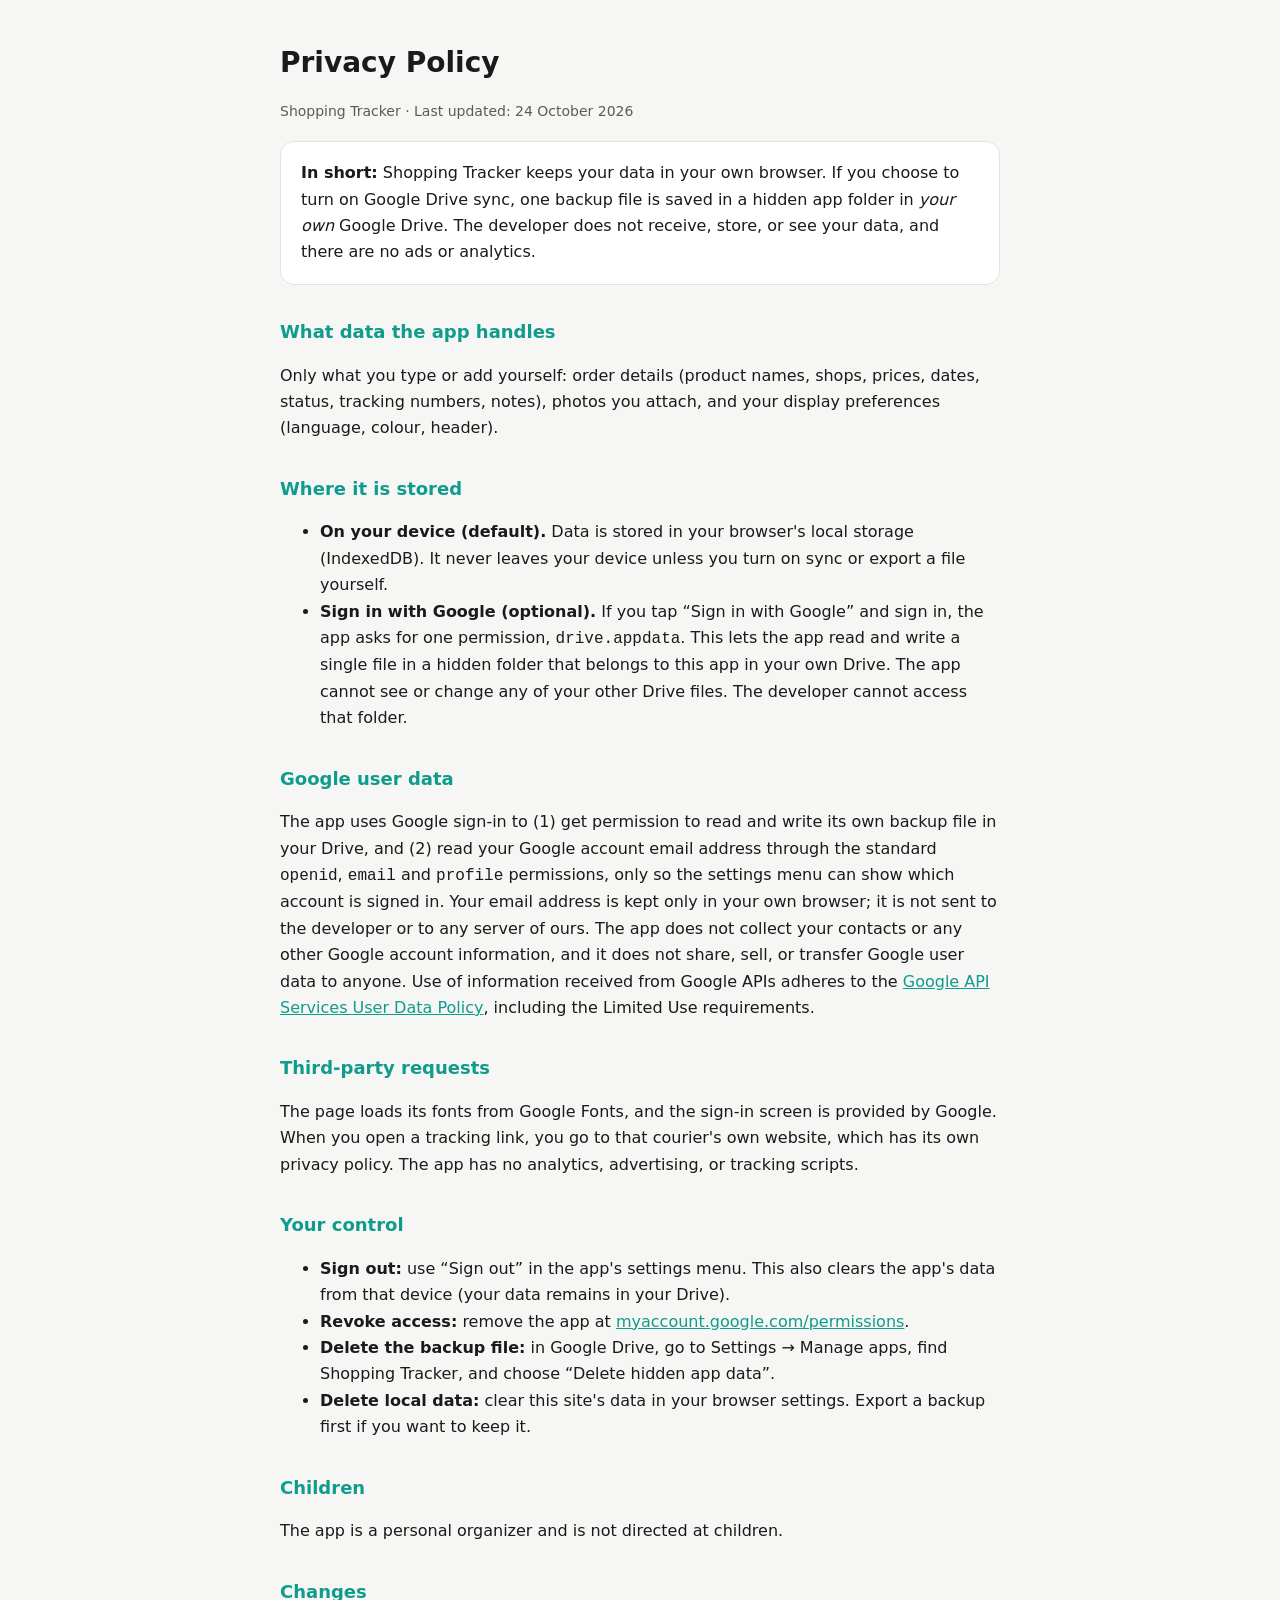
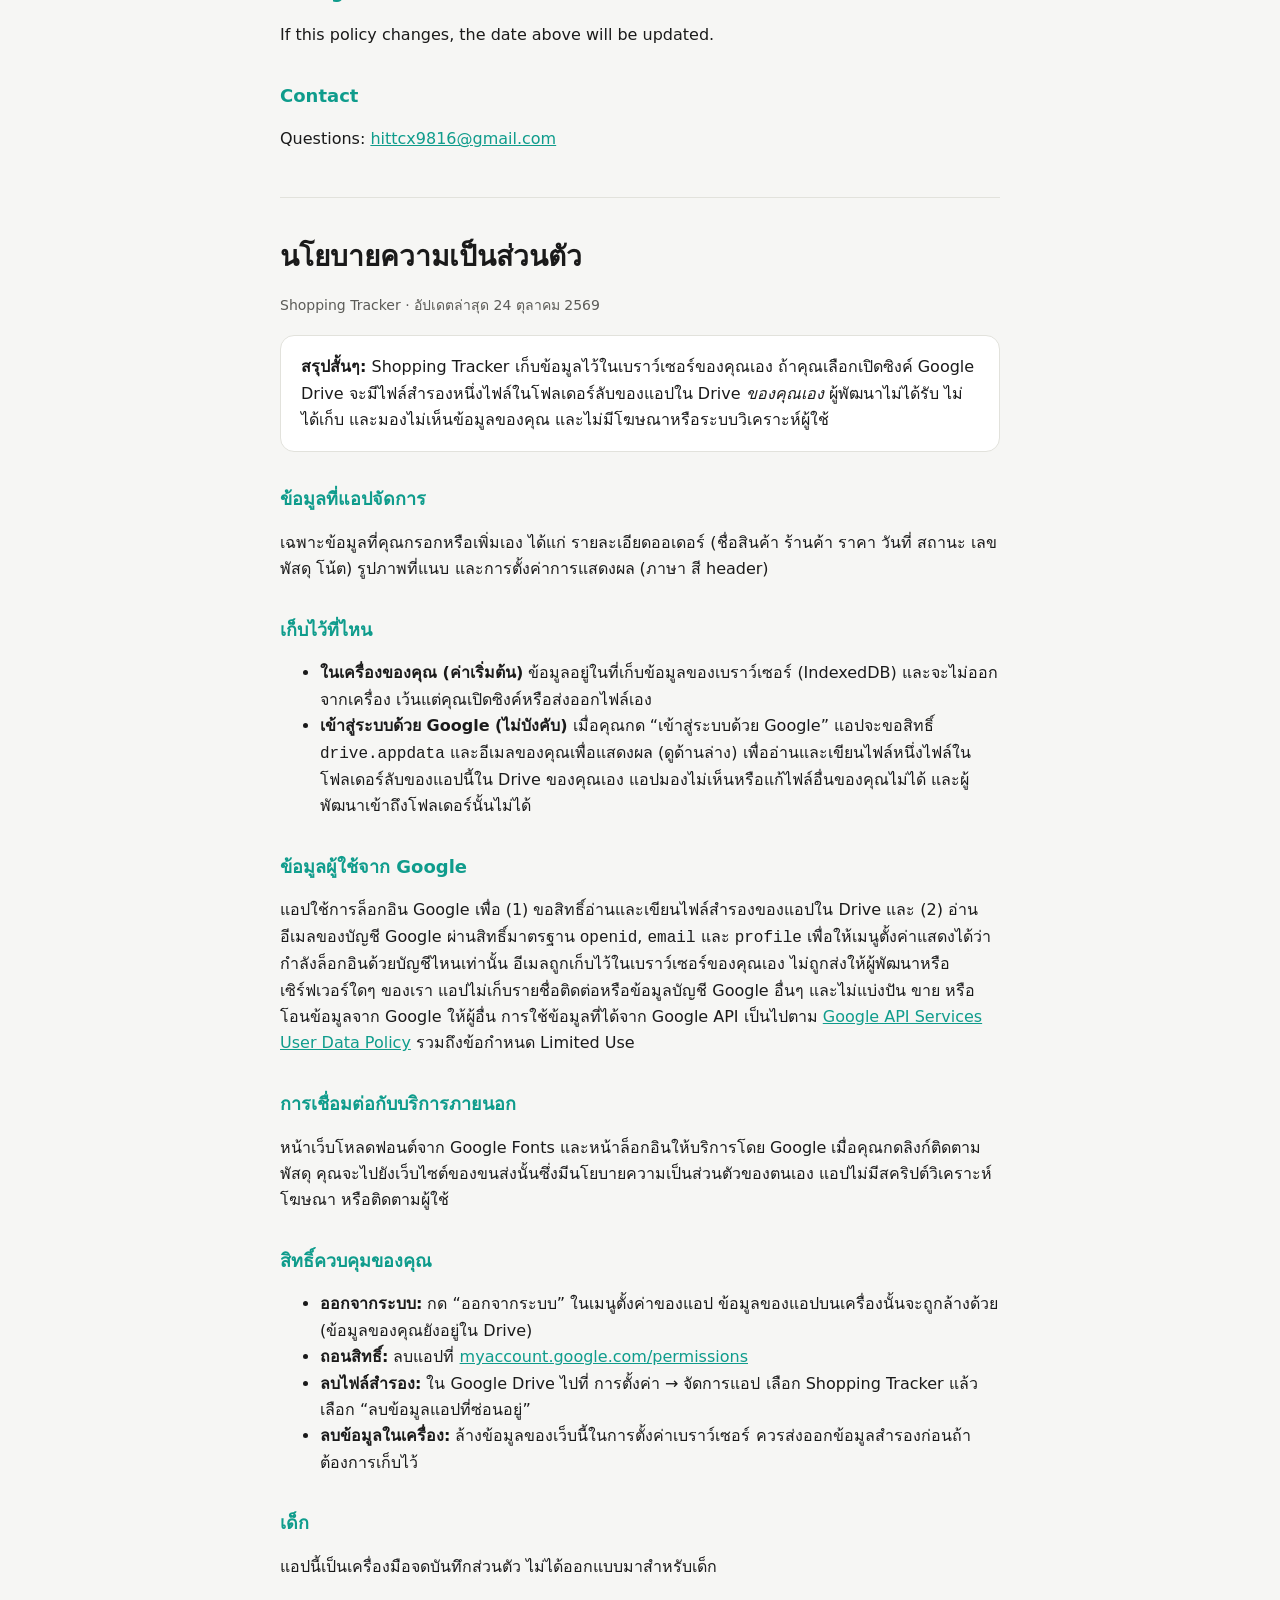
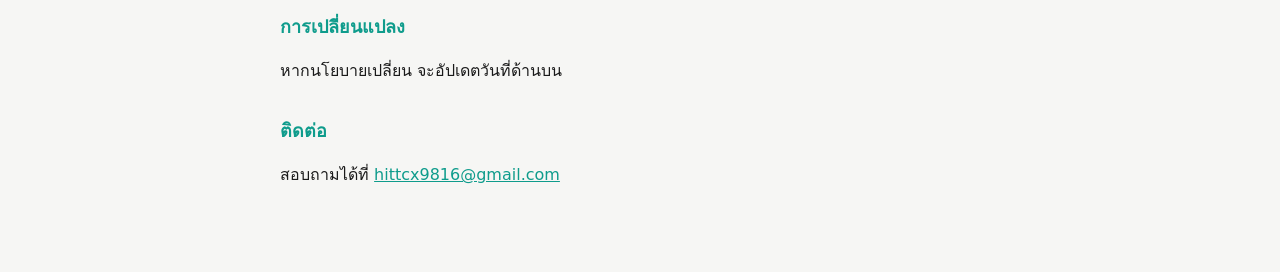
<file: privacy.html>
<!DOCTYPE html>
<html lang="en">
<head>
<meta charset="UTF-8">
<meta name="viewport" content="width=device-width, initial-scale=1.0">
<title>Privacy Policy · Shopping Tracker</title>
<style>
  :root{ --bg:#121212; --surface:#1c1c1c; --border:#2e2e2e; --text:#f2f2f2; --muted:#a9a9a9; --accent:#33d6c0; }
  @media (prefers-color-scheme: light){ :root{ --bg:#f6f6f4; --surface:#fff; --border:#e2e2dc; --text:#1a1a1a; --muted:#5b5b57; --accent:#0f9c8c; } }
  *{ box-sizing:border-box; }
  body{ margin:0; background:var(--bg); color:var(--text); font:16px/1.65 system-ui,-apple-system,"Segoe UI",Roboto,"Noto Sans Thai",sans-serif; }
  main{ max-width:760px; margin:0 auto; padding:40px 20px 72px; }
  h1{ font-size:28px; margin:0 0 4px; }
  h2{ font-size:18px; margin:32px 0 6px; color:var(--accent); }
  p,li{ color:var(--text); }
  .muted{ color:var(--muted); font-size:14px; }
  .card{ background:var(--surface); border:1px solid var(--border); border-radius:14px; padding:18px 20px; margin-top:18px; }
  a{ color:var(--accent); }
  hr{ border:0; border-top:1px solid var(--border); margin:44px 0 8px; }
</style>
</head>
<body>
<main>

<h1>Privacy Policy</h1>
<p class="muted">Shopping Tracker · Last updated: 24 October 2026</p>

<div class="card"><b>In short:</b> Shopping Tracker keeps your data in your own browser. If you choose to turn on Google Drive sync, one backup file is saved in a hidden app folder in <i>your own</i> Google Drive. The developer does not receive, store, or see your data, and there are no ads or analytics.</div>

<h2>What data the app handles</h2>
<p>Only what you type or add yourself: order details (product names, shops, prices, dates, status, tracking numbers, notes), photos you attach, and your display preferences (language, colour, header).</p>

<h2>Where it is stored</h2>
<ul>
  <li><b>On your device (default).</b> Data is stored in your browser's local storage (IndexedDB). It never leaves your device unless you turn on sync or export a file yourself.</li>
  <li><b>Sign in with Google (optional).</b> If you tap “Sign in with Google” and sign in, the app asks for one permission, <code>drive.appdata</code>. This lets the app read and write a single file in a hidden folder that belongs to this app in your own Drive. The app cannot see or change any of your other Drive files. The developer cannot access that folder.</li>
</ul>

<h2>Google user data</h2>
<p>The app uses Google sign-in to (1) get permission to read and write its own backup file in your Drive, and (2) read your Google account email address through the standard <code>openid</code>, <code>email</code> and <code>profile</code> permissions, only so the settings menu can show which account is signed in. Your email address is kept only in your own browser; it is not sent to the developer or to any server of ours. The app does not collect your contacts or any other Google account information, and it does not share, sell, or transfer Google user data to anyone. Use of information received from Google APIs adheres to the <a href="https://developers.google.com/terms/api-services-user-data-policy">Google API Services User Data Policy</a>, including the Limited Use requirements.</p>

<h2>Third-party requests</h2>
<p>The page loads its fonts from Google Fonts, and the sign-in screen is provided by Google. When you open a tracking link, you go to that courier's own website, which has its own privacy policy. The app has no analytics, advertising, or tracking scripts.</p>

<h2>Your control</h2>
<ul>
  <li><b>Sign out:</b> use “Sign out” in the app's settings menu. This also clears the app's data from that device (your data remains in your Drive).</li>
  <li><b>Revoke access:</b> remove the app at <a href="https://myaccount.google.com/permissions">myaccount.google.com/permissions</a>.</li>
  <li><b>Delete the backup file:</b> in Google Drive, go to Settings → Manage apps, find Shopping Tracker, and choose “Delete hidden app data”.</li>
  <li><b>Delete local data:</b> clear this site's data in your browser settings. Export a backup first if you want to keep it.</li>
</ul>

<h2>Children</h2>
<p>The app is a personal organizer and is not directed at children.</p>

<h2>Changes</h2>
<p>If this policy changes, the date above will be updated.</p>

<h2>Contact</h2>
<p>Questions: <a href="mailto:hittcx9816@gmail.com">hittcx9816@gmail.com</a></p>

<hr>

<h1 style="margin-top:36px">นโยบายความเป็นส่วนตัว</h1>
<p class="muted">Shopping Tracker · อัปเดตล่าสุด 24 ตุลาคม 2569</p>

<div class="card"><b>สรุปสั้นๆ:</b> Shopping Tracker เก็บข้อมูลไว้ในเบราว์เซอร์ของคุณเอง ถ้าคุณเลือกเปิดซิงค์ Google Drive จะมีไฟล์สำรองหนึ่งไฟล์ในโฟลเดอร์ลับของแอปใน Drive <i>ของคุณเอง</i> ผู้พัฒนาไม่ได้รับ ไม่ได้เก็บ และมองไม่เห็นข้อมูลของคุณ และไม่มีโฆษณาหรือระบบวิเคราะห์ผู้ใช้</div>

<h2>ข้อมูลที่แอปจัดการ</h2>
<p>เฉพาะข้อมูลที่คุณกรอกหรือเพิ่มเอง ได้แก่ รายละเอียดออเดอร์ (ชื่อสินค้า ร้านค้า ราคา วันที่ สถานะ เลขพัสดุ โน้ต) รูปภาพที่แนบ และการตั้งค่าการแสดงผล (ภาษา สี header)</p>

<h2>เก็บไว้ที่ไหน</h2>
<ul>
  <li><b>ในเครื่องของคุณ (ค่าเริ่มต้น)</b> ข้อมูลอยู่ในที่เก็บข้อมูลของเบราว์เซอร์ (IndexedDB) และจะไม่ออกจากเครื่อง เว้นแต่คุณเปิดซิงค์หรือส่งออกไฟล์เอง</li>
  <li><b>เข้าสู่ระบบด้วย Google (ไม่บังคับ)</b> เมื่อคุณกด “เข้าสู่ระบบด้วย Google” แอปจะขอสิทธิ์ <code>drive.appdata</code> และอีเมลของคุณเพื่อแสดงผล (ดูด้านล่าง) เพื่ออ่านและเขียนไฟล์หนึ่งไฟล์ในโฟลเดอร์ลับของแอปนี้ใน Drive ของคุณเอง แอปมองไม่เห็นหรือแก้ไฟล์อื่นของคุณไม่ได้ และผู้พัฒนาเข้าถึงโฟลเดอร์นั้นไม่ได้</li>
</ul>

<h2>ข้อมูลผู้ใช้จาก Google</h2>
<p>แอปใช้การล็อกอิน Google เพื่อ (1) ขอสิทธิ์อ่านและเขียนไฟล์สำรองของแอปใน Drive และ (2) อ่านอีเมลของบัญชี Google ผ่านสิทธิ์มาตรฐาน <code>openid</code>, <code>email</code> และ <code>profile</code> เพื่อให้เมนูตั้งค่าแสดงได้ว่ากำลังล็อกอินด้วยบัญชีไหนเท่านั้น อีเมลถูกเก็บไว้ในเบราว์เซอร์ของคุณเอง ไม่ถูกส่งให้ผู้พัฒนาหรือเซิร์ฟเวอร์ใดๆ ของเรา แอปไม่เก็บรายชื่อติดต่อหรือข้อมูลบัญชี Google อื่นๆ และไม่แบ่งปัน ขาย หรือโอนข้อมูลจาก Google ให้ผู้อื่น การใช้ข้อมูลที่ได้จาก Google API เป็นไปตาม <a href="https://developers.google.com/terms/api-services-user-data-policy">Google API Services User Data Policy</a> รวมถึงข้อกำหนด Limited Use</p>

<h2>การเชื่อมต่อกับบริการภายนอก</h2>
<p>หน้าเว็บโหลดฟอนต์จาก Google Fonts และหน้าล็อกอินให้บริการโดย Google เมื่อคุณกดลิงก์ติดตามพัสดุ คุณจะไปยังเว็บไซต์ของขนส่งนั้นซึ่งมีนโยบายความเป็นส่วนตัวของตนเอง แอปไม่มีสคริปต์วิเคราะห์ โฆษณา หรือติดตามผู้ใช้</p>

<h2>สิทธิ์ควบคุมของคุณ</h2>
<ul>
  <li><b>ออกจากระบบ:</b> กด “ออกจากระบบ” ในเมนูตั้งค่าของแอป ข้อมูลของแอปบนเครื่องนั้นจะถูกล้างด้วย (ข้อมูลของคุณยังอยู่ใน Drive)</li>
  <li><b>ถอนสิทธิ์:</b> ลบแอปที่ <a href="https://myaccount.google.com/permissions">myaccount.google.com/permissions</a></li>
  <li><b>ลบไฟล์สำรอง:</b> ใน Google Drive ไปที่ การตั้งค่า → จัดการแอป เลือก Shopping Tracker แล้วเลือก “ลบข้อมูลแอปที่ซ่อนอยู่”</li>
  <li><b>ลบข้อมูลในเครื่อง:</b> ล้างข้อมูลของเว็บนี้ในการตั้งค่าเบราว์เซอร์ ควรส่งออกข้อมูลสำรองก่อนถ้าต้องการเก็บไว้</li>
</ul>

<h2>เด็ก</h2>
<p>แอปนี้เป็นเครื่องมือจดบันทึกส่วนตัว ไม่ได้ออกแบบมาสำหรับเด็ก</p>

<h2>การเปลี่ยนแปลง</h2>
<p>หากนโยบายเปลี่ยน จะอัปเดตวันที่ด้านบน</p>

<h2>ติดต่อ</h2>
<p>สอบถามได้ที่ <a href="mailto:hittcx9816@gmail.com">hittcx9816@gmail.com</a></p>

</main>
</body>
</html>
</file>
